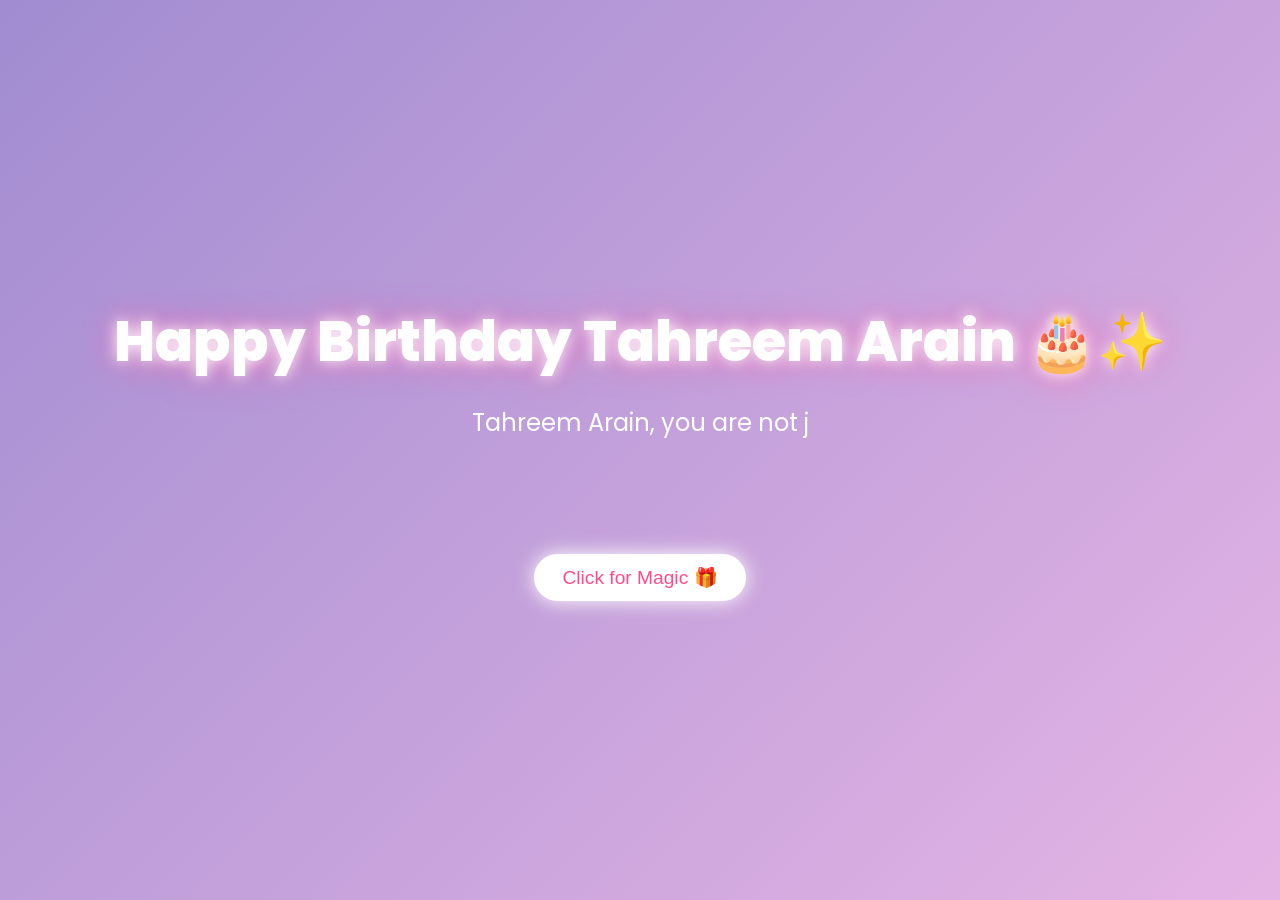
<file: index.html>
<!DOCTYPE html>
<html lang="en">
<head>
<meta charset="UTF-8">
<meta name="viewport" content="width=device-width, initial-scale=1.0">
<title>Happy Birthday Tahreem ✨</title>

<link href="https://fonts.googleapis.com/css2?family=Poppins:wght@300;600;800&display=swap" rel="stylesheet">

<style>

*{
    margin:0;
    padding:0;
    box-sizing:border-box;
}

body {
    font-family: 'Poppins', sans-serif;
    min-height:100vh;
    display:flex;
    flex-direction:column;
    justify-content:center;
    align-items:center;
    text-align:center;
    overflow:hidden;
    background: linear-gradient(-45deg, #ff9a9e, #fad0c4, #fbc2eb, #a18cd1);
    background-size: 400% 400%;
    animation: gradientBG 12s ease infinite;
    color:white;
    padding:20px;
}

@keyframes gradientBG {
    0% { background-position: 0% 50%; }
    50% { background-position: 100% 50%; }
    100% { background-position: 0% 50%; }
}

h1 {
    font-size: clamp(1.8rem, 5vw, 3.5rem);
    font-weight:800;
    text-shadow: 0 0 15px #fff, 0 0 35px #ff69b4;
    margin-bottom:20px;
}

#message {
    font-size: clamp(1rem, 3vw, 1.5rem);
    max-width:800px;
    min-height:120px;
    line-height:1.6;
    margin-bottom:30px;
}

button {
    padding: 12px 28px;
    font-size: clamp(0.9rem, 2.5vw, 1.2rem);
    border: none;
    border-radius: 30px;
    background: white;
    color: #ff4b8b;
    cursor: pointer;
    box-shadow: 0 0 20px #fff;
    transition: 0.3s ease;
}

button:hover {
    transform: scale(1.1);
    box-shadow: 0 0 35px #ff69b4;
}

#surprise {
    display:none;
    margin-top:25px;
    font-size: clamp(1.2rem, 4vw, 2rem);
    animation: glow 1.5s infinite alternate;
}

@keyframes glow {
    from { text-shadow: 0 0 10px white; }
    to { text-shadow: 0 0 35px gold; }
}

.heart {
    position:absolute;
    font-size:20px;
    animation: float linear forwards;
    color:white;
}

@keyframes float {
    from {
        transform: translateY(100vh);
        opacity:1;
    }
    to {
        transform: translateY(-10vh);
        opacity:0;
    }
}

/* Responsive tweaks */
@media (max-width:600px){
    body{
        padding:15px;
    }
    #message{
        min-height:150px;
    }
}

</style>
</head>

<body>

<h1>Happy Birthday Tahreem Arain 🎂✨</h1>

<div id="message"></div>

<button onclick="showSurprise()">Click for Magic 🎁</button>

<div id="surprise">You Are My Forever Best Friend 💖🌟</div>

<script>

const text = "Tahreem Arain, you are not just my best friend, you are my happiness, my safe place, and my forever person. 💕 May your life shine brighter than the stars and be filled with endless love, success, and magical memories. I am so lucky to have you in my life. ✨🎉";

let index = 0;

function typeWriter() {
    if (index < text.length) {
        document.getElementById("message").innerHTML += text.charAt(index);
        index++;
        setTimeout(typeWriter, 40);
    }
}

typeWriter();

function showSurprise() {
    document.getElementById("surprise").style.display = "block";
    createHearts();
}

function createHearts() {
    for (let i = 0; i < 40; i++) {
        let heart = document.createElement("div");
        heart.className = "heart";
        heart.innerHTML = "💖";
        heart.style.left = Math.random() * 100 + "vw";
        heart.style.animationDuration = (Math.random() * 3 + 2) + "s";
        heart.style.fontSize = (Math.random() * 20 + 15) + "px";
        document.body.appendChild(heart);
    }
}

</script>

</body>
</html>
</file>
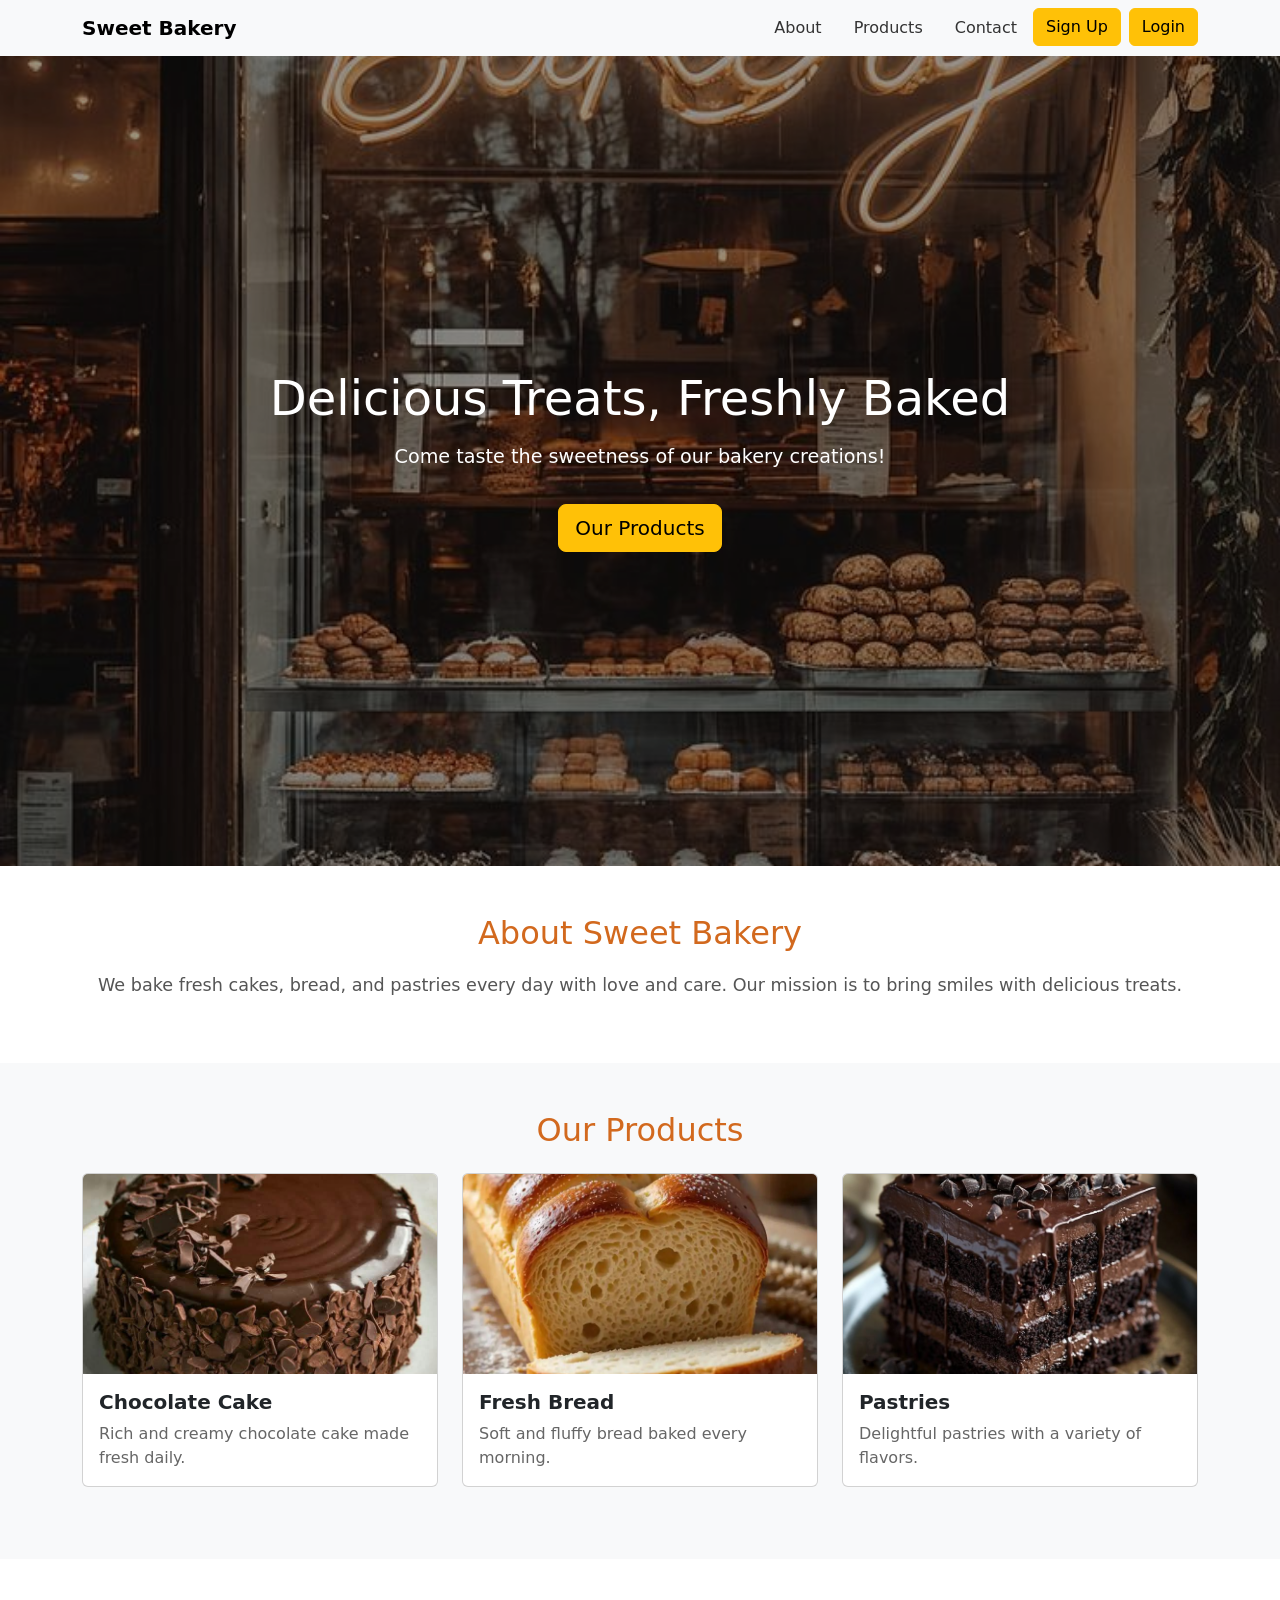
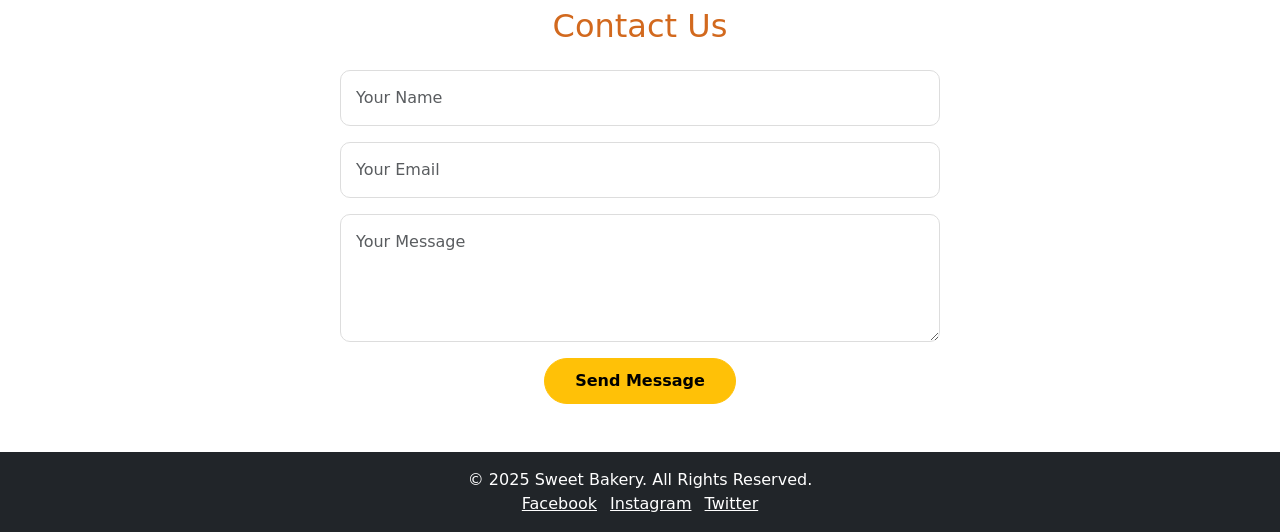
<file: bakery-practice-project/INDEX.HTML>
<!DOCTYPE html>
<html lang="en">

<head>
    <meta charset="UTF-8">
    <meta name="viewport" content="width=device-width, initial-scale=1.0">
    <title>Sweet Bakery</title>
    <link rel="stylesheet" href="style.css">
    <!-- Bootstrap CSS -->
    <link href="https://cdn.jsdelivr.net/npm/bootstrap@5.3.2/dist/css/bootstrap.min.css" rel="stylesheet">
</head>

<body>

    <!-- Header / Navbar start -->
    <header>
        <nav class="navbar navbar-expand-lg navbar-light bg-light">
            <div class="container">
                <a class="navbar-brand" href="#">Sweet Bakery</a>
                <button class="navbar-toggler" type="button" data-bs-toggle="collapse" data-bs-target="#navbarNav">
                    <span class="navbar-toggler-icon"></span>
                </button>
                <div class="collapse navbar-collapse" id="navbarNav">
                    <ul class="navbar-nav ms-auto">
                        <li class="nav-item"><a class="nav-link" href="#about">About</a></li>
                        <li class="nav-item"><a class="nav-link" href="#products">Products</a></li>
                        <li class="nav-item"><a class="nav-link" href="#contact">Contact</a></li>
                        <li class="nav-item">

                            <button class="btn btn-warning ms-2" data-bs-toggle="modal"
                                data-bs-target="#signupModal">Sign Up</button>
                        </li>
                        <li class="nav-item">
                            <button class="btn btn-warning ms-2" data-bs-toggle="modal"
                                data-bs-target="#loginModal">Login</button>
                        </li>

                        </li>
                    </ul>
                </div>
            </div>
        </nav>
    </header>

    <!-- Hero Section  start-->
    <section class="hero text-center py-5"
        style="background: url('image/front.jpg') no-repeat center center; background-size: cover; color: white;">
        <div class="container">
            <h1>Delicious Treats, Freshly Baked</h1>
            <p class="lead">Come taste the sweetness of our bakery creations!</p>
            <a href="#products" class="btn btn-warning btn-lg">Our Products</a>
        </div>
    </section>

    <!-- About Section -->
    <section id="about" class="py-5">
        <div class="container text-center">
            <h2>About Sweet Bakery</h2>
            <p>We bake fresh cakes, bread, and pastries every day with love and care. Our mission is to bring smiles
                with delicious treats.</p>
        </div>
    </section>

    <!-- Products Section -->
    <section id="products" class="py-5 bg-light">
        <div class="container">
            <h2 class="text-center mb-4">Our Products</h2>
            <div class="row">
                <div class="col-md-4 mb-4">
                    <div class="card">
                        <img src="image/choclatecake.jpg" class="card-img-top" alt="Cake">
                        <div class="card-body">
                            <h5 class="card-title">Chocolate Cake</h5>
                            <p class="card-text">Rich and creamy chocolate cake made fresh daily.</p>
                        </div>
                    </div>
                </div>
                <div class="col-md-4 mb-4">
                    <div class="card">
                        <img src="image/1000012595.jpg" class="card-img-top" alt="Bread">
                        <div class="card-body">
                            <h5 class="card-title">Fresh Bread</h5>
                            <p class="card-text">Soft and fluffy bread baked every morning.</p>
                        </div>
                    </div>
                </div>
                <div class="col-md-4 mb-4">
                    <div class="card">
                        <img src="image/pastry.jpg" class="card-img-top" alt="Pastries">
                        <div class="card-body">
                            <h5 class="card-title">Pastries</h5>
                            <p class="card-text">Delightful pastries with a variety of flavors.</p>
                        </div>
                    </div>
                </div>
            </div>
        </div>
    </section>

    <!-- Contact Section -->
    <section id="contact" class="py-5">
        <div class="container">
            <h2 class="text-center mb-4">Contact Us</h2>
            <form class="mx-auto" style="max-width:600px;">
                <div class="mb-3">
                    <input type="text" class="form-control" placeholder="Your Name">
                </div>
                <div class="mb-3">
                    <input type="email" class="form-control" placeholder="Your Email">
                </div>
                <div class="mb-3">
                    <textarea class="form-control" rows="4" placeholder="Your Message"></textarea>
                </div>
                <div class="text-center">
                    <button type="submit" class="btn btn-warning">Send Message</button>
                </div>
            </form>
        </div>
    </section>

    <!-- Footer start -->
    <footer class="bg-dark text-white py-3 text-center">
        <p>&copy; 2025 Sweet Bakery. All Rights Reserved.</p>
        <p>
            <a href="#" class="text-white me-2">Facebook</a>
            <a href="#" class="text-white me-2">Instagram</a>
            <a href="#" class="text-white">Twitter</a>
        </p>
    </footer>
    <!--login and signup section start-->
    <div class="modal fade" id="signupModal" tabindex="-1" aria-labelledby="signupModalLabel" aria-hidden="true">
        <div class="modal-dialog">
            <div class="modal-content">
                <div class="modal-header">
                    <h5 class="modal-title" id="signupModalLabel">Sign Up</h5>
                    <button type="button" class="btn-close" data-bs-dismiss="modal"></button>
                </div>
                <div class="modal-body">
                    <form id="signupForm">
                        <div class="mb-3">
                            <input type="text" class="form-control" id="signupUsername" placeholder="Username" required>
                        </div>
                        <div class="mb-3">
                            <input type="email" class="form-control" id="signupEmail" placeholder="Email" required>
                        </div>
                        <div class="mb-3">
                            <input type="password" class="form-control" id="signupPassword" placeholder="Password"
                                required>
                        </div>
                        <div class="text-center">
                            <button type="submit" class="btn btn-warning">Sign Up</button>
                        </div>
                        <div id="signupMessage" class="mt-2 text-center text-danger"></div>
                    </form>
                </div>
            </div>
        </div>
    </div>


    <div class="modal fade" id="loginModal" tabindex="-1" aria-labelledby="loginModalLabel" aria-hidden="true">
        <div class="modal-dialog">
            <div class="modal-content">
                <div class="modal-header">
                    <h5 class="modal-title" id="loginModalLabel">Login</h5>
                    <button type="button" class="btn-close" data-bs-dismiss="modal"></button>
                </div>
                <div class="modal-body">
                    <form id="loginForm">
                        <div class="mb-3">
                            <input type="text" class="form-control" id="loginUsername" placeholder="Username" required>
                        </div>
                        <div class="mb-3">
                            <input type="password" class="form-control" id="loginPassword" placeholder="Password"
                                required>
                        </div>
                        <div class="text-center">
                            <button type="submit" class="btn btn-warning">Login</button>
                        </div>
                        <div id="loginMessage" class="mt-2 text-center text-danger"></div>
                    </form>
                </div>
            </div>
        </div>
    </div>

    <!-- Bootstrap JS -->
    <script src="https://cdn.jsdelivr.net/npm/bootstrap@5.3.2/dist/js/bootstrap.bundle.min.js"></script>
    <script src="script.js"></script>

</body>

</html>
</file>
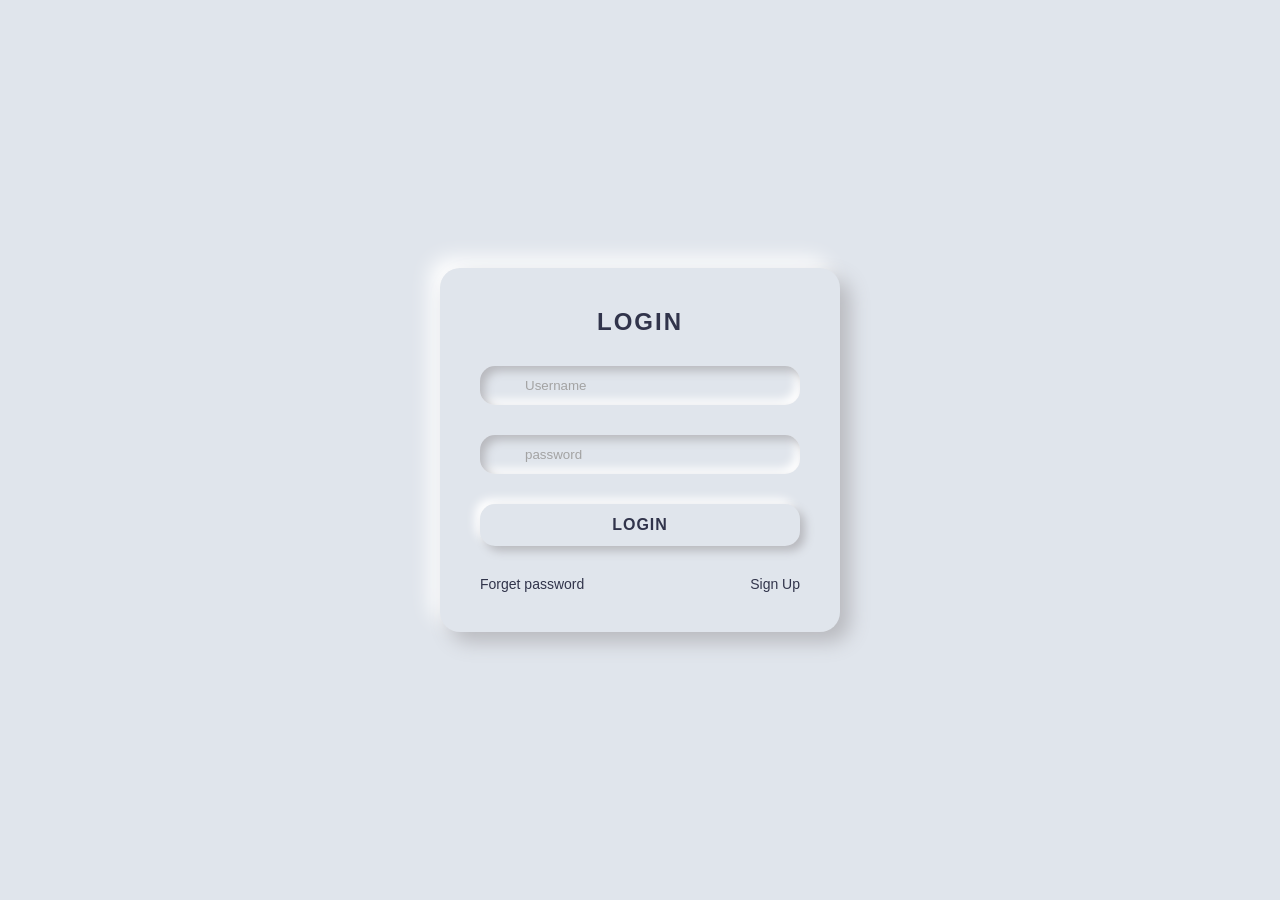
<file: login-form-1/index.html>
<!DOCTYPE html>
<html lang="en">
<head>
    <meta charset="UTF-8">
    <meta name="viewport" content="width=device-width, initial-scale=1.0">
    <title>Neumorphism Login Form</title>
    <link rel="stylesheet" href="style.css">
</head>
<body>
    <div class="container">
        <h1 class="title">Login</h1>
        <form>
            <div class="input-group">
               <i class="bx bx-user"></i>
               <input type="text" placeholder="Username" required>
            </div>
            <div class="input-group">
                <i class="bx bx-lock-alt"></i>
                <input type="password" placeholder="password" required>
            </div>
            <button type="submit" class="btn">Login</button>
            <div class="links">
                <a href="#">Forget password</a>
                <a href="#">Sign Up</a>
            </div>
        </form>
    </div>
</body>
</html>
</file>
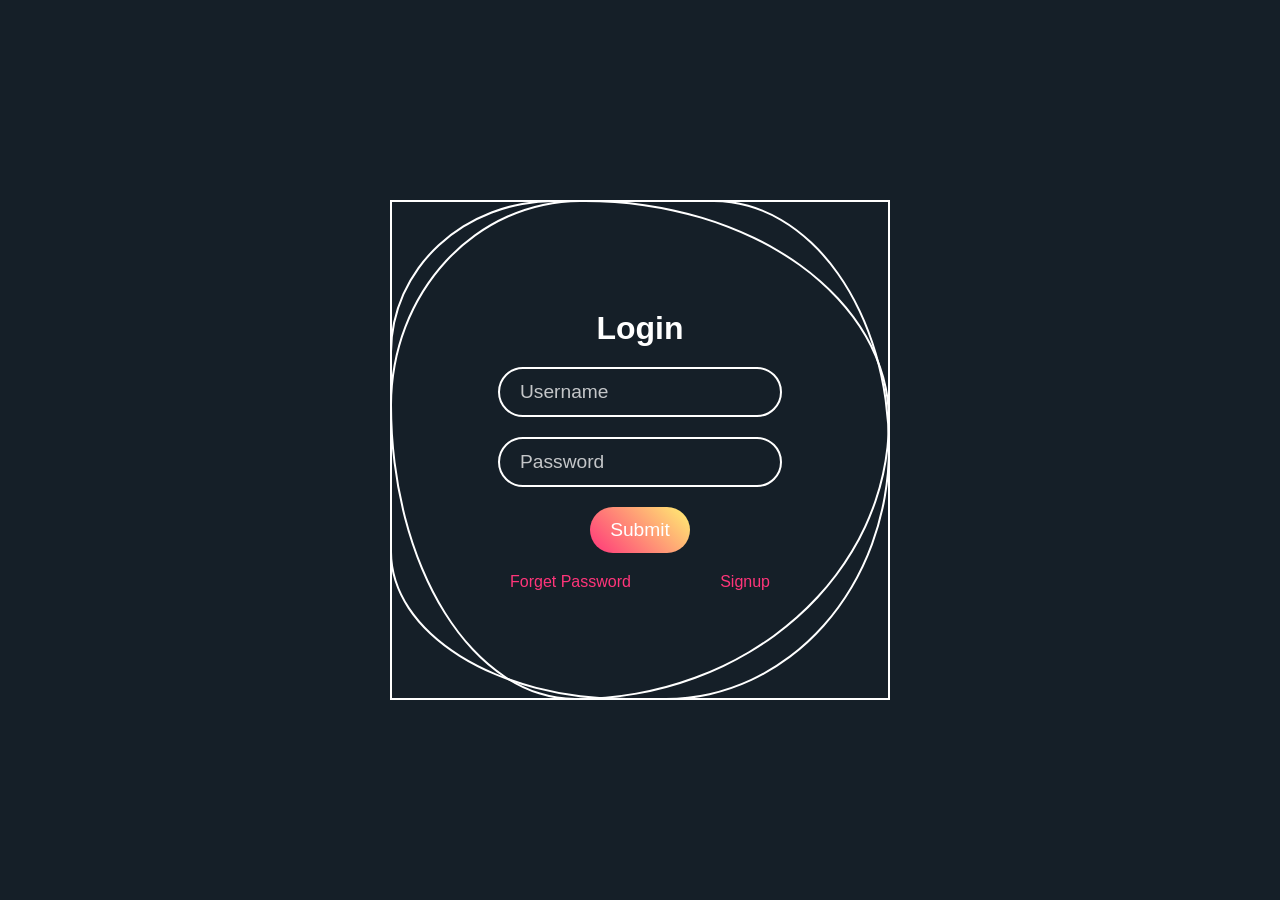
<file: login-form-2/index.html>
<!DOCTYPE html>
<html lang="en">
<head>
    <meta charset="UTF-8">
    <meta name="viewport" content="width=device-width, initial-scale=1.0">
    <title>Animated  Login Page</title>
    <link rel="stylesheet" href="style.css">
</head>
<body>
    <div class="square">
        <i style="--clr:#27c1c1;"> </i>
        <i style="--clr:#27c1c1;"> </i>
        <i style="--clr:#27c1c1;"> </i>
        <div class="login">
            <h2>Login</h2>
            
            <div class="inputbx">
                <input type="text" placeholder="Username" id="Username">
            </div>
            <div class="inputbx">
                <input type="password" placeholder="Password">
            </div>
            <div class="inputbx">
                <input type="submit" placeholder="Sign in">
            </div>
            <div class="links">
                <a href="#">Forget Password</a>
                <a href="#">Signup</a>
            </div>
        </div>
    </div>
</body>
</html>
</file>
<file: bakery-practice-project/style.css>
@import url('https://fonts.googleapis.com/css2?family=Poppins:ital,wght@0,100;0,200;0,300;0,400;0,500;0,600;0,700;0,800;0,900;1,100;1,200;1,300;1,400;1,500;1,600;1,700;1,800;1,900&display=swap');


/*--- genral----*/
body {
    font-family: 'Poppins', sans-serif;
    margin: 0;
    padding: 0;
    scroll-behavior: smooth;
    

}
h1, h2, h3, h4, h5, h6 {
    font-weight: 600;
}
a {
    text-decoration: none;
}

/*--- navbar / header start----*/
.navbar {
    box-shadow: 0 2px 10px rgba(0,0,0,0.1);
}
.navbar-brand {
    font-weight: 800;
    font-size: 1.8rem;
}
.nav-link {
    margin-left: 1rem;
    font-weight: 500;
    color: #333 !important;
}
.nav-link:hover {
    color: #ff9800 !important;
}
.btn-warning {
    background-color: chocolate;
    color: white;
    font-weight: 500;
}
.btn-warning:hover {
    background-color: chocolate;
    color: white;
}

/*--- hero section ----*/
.hero {
    height: 90vh;
    display: flex;
    justify-content: center;
    align-items: center;
    text-align: center;
    color: white;
    position: relative;
}
.hero::after {
    content: '';
    position: absolute;
    top:0;
    left:0;
    width:100%;
    height:100%;
    background: rgba(0,0,0,0.4);
}
.hero .container {
    position: relative;
    z-index: 2;
}
.hero h1 {
    font-size: 3rem;
    margin-bottom: 1rem;
}
.hero p {
    font-size: 1.2rem;
    margin-bottom: 2rem;
}

/* ================== About Section ================== */
#about {
    padding: 80px 0;
}
#about h2 {
    color:chocolate;
    margin-bottom: 20px;
}
#about p {
    font-size: 1.1rem;
    color: #555;
}

/* ================== Products Section ================== */
#products {
    padding: 80px 0;
}
#products h2 {
    color: chocolate;
    margin-bottom: 40px;
}
.card {
    border: none;
    transition: transform 0.3s, box-shadow 0.3s;
    border-radius: 15px;
}
.card:hover {
    transform: translateY(-10px);
    box-shadow: 0 15px 30px rgba(0,0,0,0.2);
}
.card-img-top {
    height: 200px;
    object-fit: cover;
    border-radius: 15px 15px 0 0;
}
.card-title {
    color: #333;
    font-weight: 600;
}
.card-text {
    color: #666;
}

/* ================== Contact Section ================== */
#contact {
    padding: 80px 0;
}
#contact h2 {
    color:chocolate;
    margin-bottom: 40px;
}
#contact input, #contact textarea {
    border-radius: 10px;
    border: 1px solid #ddd;
    padding: 15px;
}
#contact input:focus, #contact textarea:focus {
    border-color: chocolate;
    box-shadow: 0 0 5px rgba(255,152,0,0.5);
}
#contact button {
    border-radius: 50px;
    padding: 10px 30px;
    font-weight: 600;
}

/*--- footer start----*/
footer {
    background: #333;
    color: #fff;
    padding: 40px 0;
}
footer p {
    margin: 0;
}
footer a {
    color: #ff9800;
    transition: 0.3s;
}
footer a:hover {
    color: #fff;
}

/*--- login and signup----*/
.btn-warning {
    background-color: chocolate;
    color: white;
    font-weight: 500;
    border-radius: 50px;
    transition: 0.3s;
}
.btn-warning:hover {
    background-color:chocolate;
    color: white;
}
.modal-content {
    border-radius: 15px;
}
.modal-header {
    border-bottom: none;
}
#signupForm input,
#loginForm input {
    border-radius: 10px;
    padding: 12px;
    margin-bottom: 15px;
}
#signupForm button,
#loginForm button {
    border-radius: 50px;
    padding: 10px 25px;
}


/*--- responsive----*/
@media(max-width: 768px) {
    .hero h1 {
        font-size: 2rem;
    }
    .hero p {
        font-size: 1rem;
    }
    .card-img-top {
        height: 180px;
    }
}
</file>
<file: login-form-1/style.css>
*{
    margin: 0;
    padding: 0;
    box-sizing: border-box;
    font-family: 'Poppins', sans-serif;
}

body{
    display: flex;
    justify-content: center;
    align-items: center;
    min-height: 100vh;
    background-color: #e0e5ec;
}

.container{
    width: 100%;
    max-width: 400px;
    padding: 40px;
    background-color: #e0e5ec;
    border-radius: 20px;
    box-shadow: 10px 10px 20px #b8b9be, -10px -10px 20px #ffffff;
}

.title{
    text-align: center;
    margin-bottom: 30px;
    color: #31344b;
    font-weight: 600;
    font-size: 28px;
    text-transform: uppercase;
    letter-spacing: 2px;
}

.input-group{
    margin-bottom: 30px;
    position: relative;
}

.input-group input{
    width:100% ;
    padding: 15px 20px 15px 50px;
    border: none;
    outline: none;
    background-color: #e0e5ec;
    border-radius: 15px;
    font: size 16px;
    color: #31344b;
    box-shadow: inset 5px 5px 10px #b8b9be, inset -5px -5px 10px  #ffffff ;
}

.input-group input::placeholder{
    color: #a3a3a3;
}

.input-group i{
    position: absolute;
    left: 20px;
    top: 50%;
    transform: translateY(-50%);
    color:#31344b ;
    font-size: 20px;
}

.btn {
    width: 100%;
    padding: 15px;
    border: none;
    outline: none;
    background-color: #e0e5ec;
    border-radius: 15px;
    font-size: 16px;
    font-weight: 600;
    color: #31344b;
    cursor: pointer;
    box-shadow:  5px 5px 10px #b8b9be, -5px -5px 10px #ffffff;
    transition: all 0.3s ease;
    text-transform: uppercase;
    letter-spacing: 1px;
}

.btn:hover{
    box-shadow:  inset 5px 5px 10px #b8b9be, inset -5px -5px 10px #ffffff;

}

.btn:active{
    transform: scale(0.98); 
}

.links{
    display: flex;
    justify-content: space-between;
    margin-top: 30px;
}

.links a{
    text-decoration: none;
    color: #31344b;
    font-size: 14px;
    transition: all 0.3s ease;
}

.links a :hover{
    color: #4d4d4d;
    text-decoration: underline;
}

@media
    (max-width:400px ){
        .container{
            padding: 30px 20px ;
            margin: 0 15px;
        }
    }

    .title{
        font-size: 24px;
    }

    .input-group input{
        padding: 12px 15px 12px 45px ;
    }

    .input-group i{
        font-size: 18px;
        left: 15px;
    }

    .btn{
        padding: 12px ;
    }
</file>
<file: login-form-2/style.css>
@import url('https://fonts.googleapis.com/css2?family=Poppins:ital,wght@0,100;0,200;0,300;0,400;0,500;0,600;0,700;0,800;0,900;1,100;1,200;1,300;1,400;1,500;1,600;1,700;1,800;1,900&display=swap');
*{
    margin: 0;
    padding: 0;
    box-sizing: border-box;
    font-family: 'Open Sans', sans-serif;
}
body{
    display: flex;
    justify-content: center;
    align-items:center;
    min-height: 100vh;
    background: #151f28;
}
 .square{
    position: relative;
    width: 500px;
    height: 500px;
    display: flex;
    justify-content: center;
    align-items: center;
 }
 .square i{
    position: absolute;
    inset: 0;
    border: 2px solid #fff;
    transition: 0.5s;
 }
 .square i:nth-child(1){
    border-radius: 38% 61% 63% 37% / 41% 44% 56% 59% ;
    animation: animate 4s linear-infinite;
 }

 .square i:nth-child(2){
    border-radius: 41% 44% 56% 59% / 38% 62% 63% 37% ;
    animation: animate 6s linear-infinite;
 }

 .square i:nth-child(3){
    border-radius:41% 44% 56% 59% 38% 62% 63%37%;
    animation: animate 4s linear-infinite;
 }

 .square:hover i{
   border: 6px solid var(--clr);
   filter: drop-shadow(0 0 20px var(--clr));
 }

 @keyframes animate2{
   0%{
      transform: rotate(360deg);
   }
   100%{
      transform: rotate(0deg);
   }
 }

 .login{
   position: absolute;
   width: 300px;
   height: 100%;
   display: flex;
   justify-content: center;
   align-items: center;
   flex-direction: column;
   gap: 20px;
 }

 .login h2{
   font-size: 2em;
   color: #fff;
 }
 
 .login .inputbx input{
   position: relative;
   width: 100%;
   padding: 12px 20px ;
   background: transparent;
   border: 2px solid#fff;
   border-radius: 40px ;
   font-size: 1.2rem;
   color: #fff;
   box-shadow: none;
   outline: none;
 }

 .login .inputbx input[type="submit"]{
width: 100%;
background: #0078ff;
background: linear-gradient(45deg,#ff357a,#fff172);
border: none;
cursor: pointer;
 }

 .login .inputbx input::placeholder{
   color: rgba(255,255,255,0.75);
 }

 .login .links{
   position: relative;
   width: 100%;
   display: flex;
   align-items: center;
   justify-content: space-between
   ;
   padding: 0 20px;
 }

 .login .links a{
   color: #ff357a;
   text-decoration: none;
   gap: 12px;
 }
</file>
